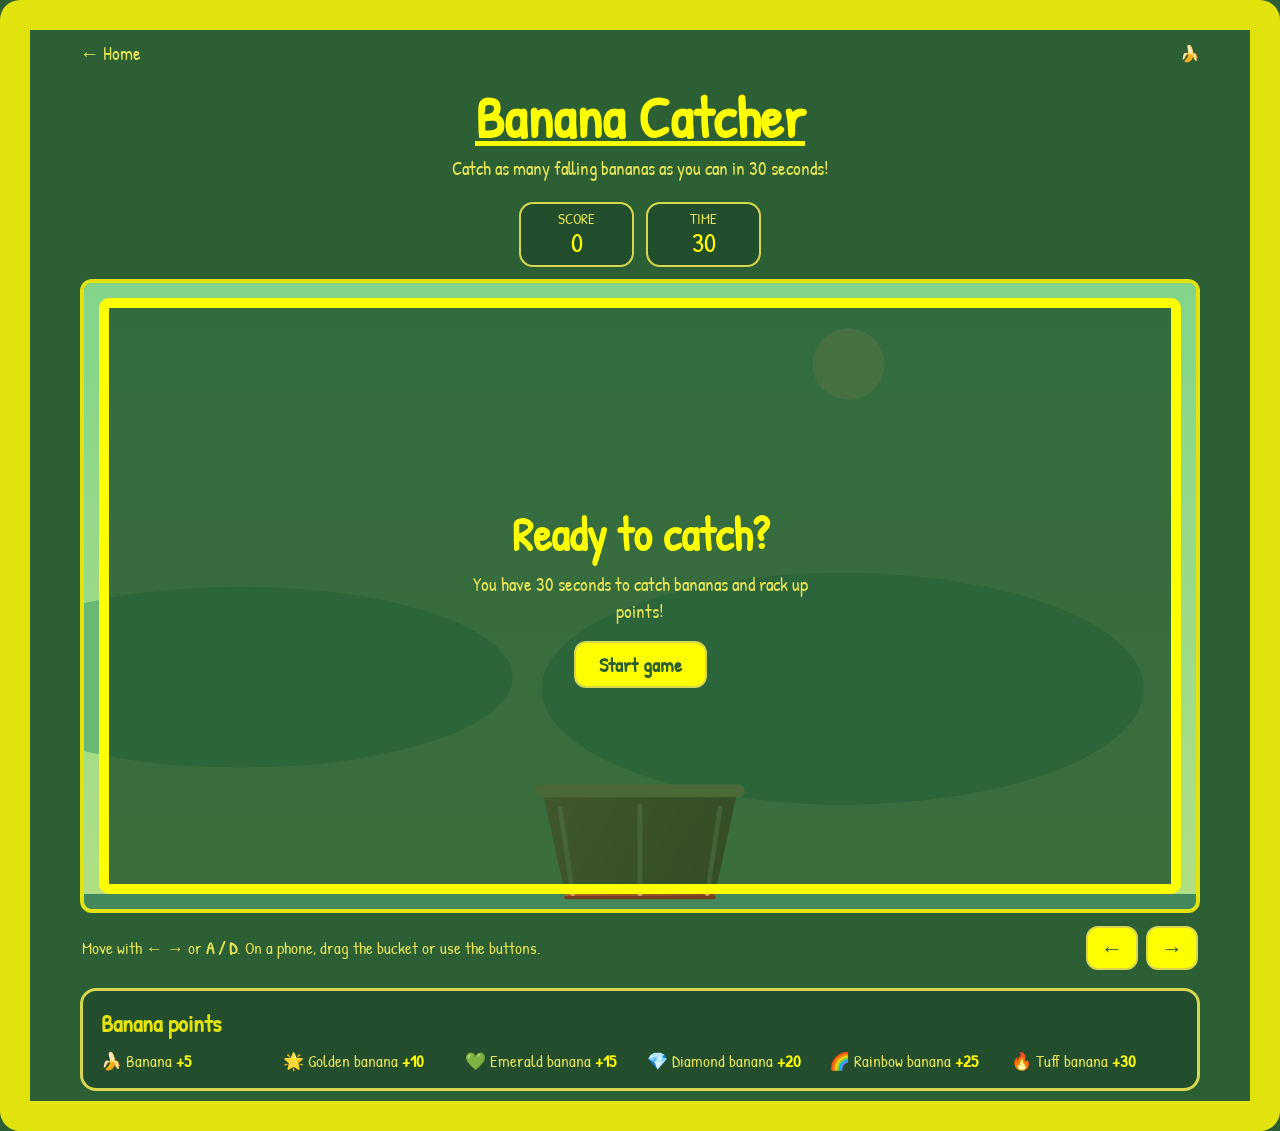
<file: banana_games.html>
<!DOCTYPE html>
<html lang="en">

<head>
    <meta charset="UTF-8">
    <meta name="viewport" content="width=device-width, initial-scale=1.0">
    <title>Banana Catcher - Bananapedia</title>
    <link rel="stylesheet" href="bananas.css">
    <link rel="preconnect" href="https://fonts.googleapis.com">
    <link rel="preconnect" href="https://fonts.gstatic.com" crossorigin>
    <link href="https://fonts.googleapis.com/css2?family=Patrick+Hand&display=swap" rel="stylesheet">
    <style>
        body.game-page {
            min-height: 100vh;
            box-sizing: border-box;
            margin: 0;
            padding: 10px;
            border: 30px solid rgb(226, 226, 12);
            border-radius: 20px;
            background-color: #2C5F34;
            color: rgb(229, 229, 85);
            font-family: "Patrick Hand", cursive;
        }

        .game-page *,
        .game-page *::before,
        .game-page *::after {
            box-sizing: border-box;
        }

        .game-page .topline,
        .game-page .scoreboard,
        .game-page .score-card,
        .game-page .controls,
        .game-page .touch-controls {
            border: 0;
            border-radius: 0;
            padding: 0;
            margin: 0;
        }

        .game-page .game-shell {
            width: min(100%, 1120px);
            margin: 0 auto;
        }

        .game-page .topline {
            display: flex;
            align-items: center;
            justify-content: space-between;
            gap: 16px;
            margin-bottom: 22px;
        }

        .game-page .home-link {
            color: rgb(229, 229, 85);
            font-size: 19px;
            text-decoration: none;
        }

        .game-page .home-link:hover {
            color: yellow;
            text-decoration: underline;
        }

        .game-page h1 {
            margin: 0;
            color: yellow;
            font-size: clamp(36px, 7vw, 58px);
            line-height: 1;
            text-align: center;
            text-decoration: underline;
        }

        .game-page .subtitle {
            width: auto;
            margin: 9px 0 20px;
            color: rgb(229, 229, 85);
            font-size: 19px;
            text-align: center;
        }

        .game-page .scoreboard {
            display: flex;
            justify-content: center;
            flex-wrap: wrap;
            gap: 12px;
            margin: 0 0 12px;
        }

        .game-page .score-card {
            min-width: 115px;
            padding: 7px 18px;
            border: 2px solid rgb(214, 214, 80);
            border-radius: 14px;
            background: #234e2d;
            text-align: center;
        }

        .game-page .score-label {
            display: block;
            color: rgb(229, 229, 85);
            font-size: 15px;
            line-height: 1.1;
        }

        .game-page .score-value {
            display: block;
            color: yellow;
            font-size: 27px;
            line-height: 1.15;
        }

        .game-page .stage {
            position: relative;
            overflow: hidden;
            border: 4px solid rgb(226, 226, 12);
            border-radius: 12px;
            background: #75bf72;
        }

        .game-page canvas {
            display: block;
            width: 100%;
            aspect-ratio: 960 / 540;
            touch-action: none;
        }

        .game-page .overlay {
            position: absolute;
            inset: 0;
            display: grid;
            place-content: center;
            justify-items: center;
            padding: 20px;
            background: rgba(28, 79, 42, .78);
            text-align: center;
        }

        .game-page .overlay[hidden] {
            display: none;
        }

        .game-page .overlay h2 {
            margin: 0 0 6px;
            color: yellow;
            font-size: clamp(30px, 6vw, 46px);
            text-decoration: none;
        }

        .game-page .overlay p {
            width: auto;
            max-width: 380px;
            margin: 0 0 17px;
            color: rgb(229, 229, 85);
            font-size: 19px;
        }

        .game-page button {
            width: auto;
            min-height: 44px;
            height: auto;
            margin: 0;
            padding: 8px 23px;
            border: 2px solid rgb(214, 214, 80);
            border-radius: 12px;
            background: yellow;
            color: #2C5F34;
            font: inherit;
            font-size: 20px;
            font-weight: bold;
            transition: transform .12s, background-color .12s;
        }

        .game-page button:hover {
            width: auto;
            height: auto;
            background: rgb(204, 204, 17);
            transform: translateY(-2px);
            cursor: pointer;
        }

        .game-page button:focus-visible,
        .game-page a:focus-visible {
            outline: 3px solid #fff;
            outline-offset: 3px;
        }

        .game-page .controls {
            display: flex;
            align-items: center;
            justify-content: space-between;
            gap: 12px;
            margin: 13px 2px 18px;
            color: rgb(229, 229, 85);
            font-size: 17px;
        }

        .game-page .touch-controls {
            display: flex;
            gap: 8px;
        }

        .game-page .touch-controls button {
            min-width: 48px;
            padding: 5px 13px;
            font-size: 22px;
        }

        .game-page .legend {
            padding: 16px 18px;
            border: 3px solid rgb(214, 214, 80);
            border-radius: 16px;
            background: #234e2d;
        }

        .game-page .legend h2 {
            margin: 0 0 10px;
            color: rgb(226, 226, 12);
            font-size: 24px;
            text-decoration: none;
        }

        .game-page .banana-list {
            display: grid;
            grid-template-columns: repeat(auto-fit, minmax(135px, 1fr));
            gap: 8px 14px;
            margin: 0;
            padding: 0;
            list-style: none;
        }

        .game-page .banana-list li {
            color: rgb(229, 229, 85);
            font-size: 17px;
        }

        .game-page .banana-list strong {
            color: yellow;
        }

        @media (max-width: 520px) {
            body.game-page {
                padding: 10px;
                border-width: 16px;
            }

            .game-page .topline {
                margin-bottom: 18px;
            }

            .game-page .home-link {
                font-size: 16px;
            }

            .game-page .controls {
                align-items: flex-start;
                font-size: 15px;
            }

            .game-page .touch-controls {
                flex-shrink: 0;
            }
        }
    </style>
</head>

<body class="game-page">
    <main class="game-shell">
        <div class="topline">
            <a class="home-link" href="index.html">&larr; Home</a>
            <span aria-hidden="true">🍌</span>
        </div>
        <h1>Banana Catcher</h1>
        <p class="subtitle">Catch as many falling bananas as you can in 30 seconds!</p>

        <section class="scoreboard" aria-label="Game stats">
            <div class="score-card">
                <span class="score-label">SCORE</span>
                <span class="score-value" id="score" aria-live="polite">0</span>
            </div>
            <div class="score-card">
                <span class="score-label">TIME</span>
                <span class="score-value" id="timer" aria-live="polite">30</span>
            </div>
        </section>

        <section class="stage" aria-label="Banana catching game">
            <canvas id="game-canvas" width="960" height="540" aria-label="Game field. Move the bucket to catch falling bananas."></canvas>
            <div class="overlay" id="overlay">
                <h2 id="overlay-title">Ready to catch?</h2>
                <p id="overlay-message">You have 30 seconds to catch bananas and rack up points!</p>
                <button id="start-button" type="button">Start game</button>
            </div>
        </section>

        <div class="controls">
            <span>Move with <strong>&larr; &rarr;</strong> or <strong>A / D</strong>. On a phone, drag the bucket or use the buttons.</span>
            <div class="touch-controls" aria-label="Touch controls">
                <button id="left-button" type="button" aria-label="Move bucket left">&larr;</button>
                <button id="right-button" type="button" aria-label="Move bucket right">&rarr;</button>
            </div>
        </div>

        <section class="legend" aria-labelledby="banana-values-heading">
            <h2 id="banana-values-heading">Banana points</h2>
            <ul class="banana-list">
                <li>🍌 Banana <strong>+5</strong></li>
                <li>🌟 Golden banana <strong>+10</strong></li>
                <li>💚 Emerald banana <strong>+15</strong></li>
                <li>💎 Diamond banana <strong>+20</strong></li>
                <li>🌈 Rainbow banana <strong>+25</strong></li>
                <li>🔥 Tuff banana <strong>+30</strong></li>
            </ul>
        </section>
    </main>

    <script>
        (() => {
            const canvas = document.getElementById("game-canvas");
            const ctx = canvas.getContext("2d");
            const scoreDisplay = document.getElementById("score");
            const timerDisplay = document.getElementById("timer");
            const overlay = document.getElementById("overlay");
            const overlayTitle = document.getElementById("overlay-title");
            const overlayMessage = document.getElementById("overlay-message");
            const startButton = document.getElementById("start-button");
            const width = 960;
            const height = 540;
            const roundLength = 30;
            const basket = { x: width / 2, y: height - 110, width: 178, height: 100, speed: 560 };
            const bananaTypes = [
                { name: "Banana", points: 5, color: "#ffe45c", highlight: "#fff3a6", outline: "#9b741d", chance: 58 },
                { name: "Golden", points: 10, color: "#ffb719", highlight: "#ffe98a", outline: "#a56708", chance: 13 },
                { name: "Emerald", points: 15, color: "#42d17c", highlight: "#a0ffc1", outline: "#147243", chance: 10 },
                { name: "Diamond", points: 20, color: "#58cbed", highlight: "#d0f8ff", outline: "#28799b", chance: 8 },
                { name: "Rainbow", points: 25, color: "#f16bdb", highlight: "#fff1a1", outline: "#853f9e", chance: 7 },
                { name: "Tuff", points: 30, color: "#ff684f", highlight: "#ffc27d", outline: "#8a2929", chance: 4 }
            ];
            let bananas = [];
            let caughtTypes = [];
            let score = 0;
            let state = "ready";
            let lastTime = 0;
            let spawnTimer = 0;
            let elapsed = 0;
            let moveDirection = 0;
            let pointerIsDown = false;

            function resizeCanvas() {
                const rect = canvas.getBoundingClientRect();
                const pixelRatio = window.devicePixelRatio || 1;
                canvas.width = Math.round(rect.width * pixelRatio);
                canvas.height = Math.round(rect.height * pixelRatio);
                ctx.setTransform(canvas.width / width, 0, 0, canvas.height / height, 0, 0);
                draw();
            }

            function chooseBananaType() {
                const roll = Math.random() * 100;
                let total = 0;
                for (const type of bananaTypes) {
                    total += type.chance;
                    if (roll < total) return type;
                }
                return bananaTypes[0];
            }

            function spawnBanana() {
                const type = chooseBananaType();
                bananas.push({
                    x: 38 + Math.random() * (width - 76),
                    y: -38,
                    speed: 125 + Math.random() * 35 + Math.min(elapsed * 2.2, 145),
                    type,
                    wobble: Math.random() * Math.PI * 2
                });
            }

            function setScore(value) {
                score = value;
                scoreDisplay.textContent = score;
            }

            function startGame() {
                bananas = [];
                caughtTypes = [];
                elapsed = 0;
                spawnTimer = 0;
                moveDirection = 0;
                basket.x = width / 2;
                setScore(0);
                timerDisplay.textContent = roundLength;
                state = "playing";
                overlay.hidden = true;
                lastTime = performance.now();
            }

            function endGame() {
                state = "over";
                overlayTitle.textContent = "Time's up!";
                overlayMessage.textContent = `You scored ${score} points. Ready to try for a new high score?`;
                startButton.textContent = "Play again";
                overlay.hidden = false;
            }

            function moveBasketTo(clientX) {
                const rect = canvas.getBoundingClientRect();
                basket.x = Math.max(basket.width / 2, Math.min(width - basket.width / 2,
                    ((clientX - rect.left) / rect.width) * width));
            }

            function drawBackground() {
                const sky = ctx.createLinearGradient(0, 0, 0, height);
                sky.addColorStop(0, "#83d48a");
                sky.addColorStop(1, "#b2df83");
                ctx.fillStyle = sky;
                ctx.fillRect(0, 0, width, height);

                ctx.fillStyle = "rgba(255, 244, 154, .7)";
                ctx.beginPath();
                ctx.arc(660, 70, 31, 0, Math.PI * 2);
                ctx.fill();

                ctx.fillStyle = "#69b873";
                ctx.beginPath();
                ctx.ellipse(135, 340, 235, 78, 0, 0, Math.PI * 2);
                ctx.ellipse(655, 350, 260, 100, 0, 0, Math.PI * 2);
                ctx.fill();

                ctx.fillStyle = "#43885a";
                ctx.fillRect(0, height - 13, width, 13);
            }

            function drawFruit(type, x, y, scale, rotation) {
                ctx.save();
                ctx.translate(x, y);
                ctx.rotate(rotation || 0);
                ctx.scale(scale, scale);
                ctx.shadowColor = type.color;
                ctx.shadowBlur = type.name === "Banana" ? 0 : 17;
                const skin = ctx.createLinearGradient(-24, -23, 22, 24);
                skin.addColorStop(0, type.name === "Rainbow" ? "#ff638e" : type.color);
                skin.addColorStop(.55, type.name === "Rainbow" ? "#ffe767" : type.highlight);
                skin.addColorStop(1, type.name === "Rainbow" ? "#7f8fff" : type.color);
                ctx.fillStyle = skin;
                ctx.strokeStyle = type.outline;
                ctx.lineWidth = 2.5;
                ctx.lineJoin = "round";
                ctx.beginPath();
                ctx.moveTo(-14, -23);
                ctx.lineTo(-7, -28);
                ctx.quadraticCurveTo(-10, -15, -22, -6);
                ctx.quadraticCurveTo(-29, 8, -18, 19);
                ctx.quadraticCurveTo(-4, 31, 14, 22);
                ctx.quadraticCurveTo(23, 17, 27, 7);
                ctx.lineTo(21, 8);
                ctx.quadraticCurveTo(12, 19, 2, 16);
                ctx.quadraticCurveTo(-11, 14, -13, 5);
                ctx.quadraticCurveTo(-15, -4, -5, -12);
                ctx.quadraticCurveTo(6, -21, 18, -21);
                ctx.lineTo(14, -27);
                ctx.quadraticCurveTo(0, -29, -14, -23);
                ctx.closePath();
                ctx.fill();
                ctx.stroke();
                ctx.shadowBlur = 0;

                ctx.strokeStyle = "rgba(255,255,255,.55)";
                ctx.lineWidth = 2;
                ctx.beginPath();
                ctx.moveTo(-17, -4);
                ctx.quadraticCurveTo(-18, 8, -8, 15);
                ctx.stroke();

                if (type.name === "Diamond" || type.name === "Emerald") {
                    ctx.fillStyle = "rgba(255,255,255,.66)";
                    ctx.beginPath();
                    ctx.moveTo(2, -7);
                    ctx.lineTo(12, -3);
                    ctx.lineTo(7, 7);
                    ctx.closePath();
                    ctx.fill();
                    ctx.fillStyle = "rgba(0,0,0,.14)";
                    ctx.beginPath();
                    ctx.moveTo(12, -3);
                    ctx.lineTo(19, 0);
                    ctx.lineTo(7, 7);
                    ctx.closePath();
                    ctx.fill();
                } else if (type.name === "Tuff") {
                    ctx.fillStyle = type.outline;
                    for (let spike = 0; spike < 3; spike++) {
                        const spikeX = -8 + spike * 12;
                        ctx.beginPath();
                        ctx.moveTo(spikeX - 4, -19 + spike * 2);
                        ctx.lineTo(spikeX, -29 + spike * 2);
                        ctx.lineTo(spikeX + 4, -18 + spike * 2);
                        ctx.fill();
                    }
                } else if (type.name === "Golden" || type.name === "Rainbow") {
                    ctx.fillStyle = "#fff8c4";
                    ctx.beginPath();
                    ctx.arc(5, -13, 2, 0, Math.PI * 2);
                    ctx.arc(15, 2, 1.7, 0, Math.PI * 2);
                    ctx.fill();
                }

                ctx.fillStyle = "#70421f";
                ctx.beginPath();
                ctx.roundRect(-17, -27, 9, 6, 2);
                ctx.fill();
                ctx.restore();
            }

            function drawBanana(banana) {
                const { type, x, y } = banana;
                const scale = banana.caught ? Math.max(.25, 1 - banana.catchTime * 2.5) : 1;
                const wobble = Math.sin(elapsed * 5 + banana.wobble) * .12;
                drawFruit(type, x, y, scale, wobble);
                if (!banana.caught && type.name !== "Banana") {
                    ctx.font = "bold 14px 'Patrick Hand', sans-serif";
                    ctx.textAlign = "center";
                    ctx.textBaseline = "middle";
                    const labelWidth = type.name.length * 8 + 14;
                    ctx.fillStyle = "rgba(35, 78, 45, .92)";
                    ctx.beginPath();
                    ctx.roundRect(x - labelWidth / 2, y + 31, labelWidth, 19, 8);
                    ctx.fill();
                    ctx.fillStyle = type.highlight;
                    ctx.fillText(type.name, x, y + 40);
                }
            }

            function drawBasketBody() {
                const x = basket.x;
                const y = basket.y;
                const left = x - basket.width / 2;
                const right = x + basket.width / 2;
                const body = ctx.createLinearGradient(left, y, right, y + basket.height);
                body.addColorStop(0, "#c77b32");
                body.addColorStop(.5, "#a95d26");
                body.addColorStop(1, "#80421f");

                ctx.fillStyle = body;
                ctx.beginPath();
                ctx.moveTo(left + 5, y + 9);
                ctx.lineTo(right - 5, y + 9);
                ctx.lineTo(right - 25, y + basket.height);
                ctx.lineTo(left + 25, y + basket.height);
                ctx.closePath();
                ctx.fill();
            }

            function drawBasketContents() {
                const columns = 4;
                const spacing = 34;
                caughtTypes.slice(-12).forEach((type, index) => {
                    const row = Math.floor(index / columns);
                    const column = index % columns;
                    const x = basket.x + (column - 1.5) * spacing;
                    const y = basket.y + basket.height - 19 - row * 22;
                    drawFruit(type, x, y, .48, 0);
                });
            }

            function drawBasketDetails() {
                const x = basket.x;
                const y = basket.y;
                const left = x - basket.width / 2;
                const right = x + basket.width / 2;
                ctx.strokeStyle = "#f3ca69";
                ctx.lineWidth = 11;
                ctx.lineCap = "round";
                ctx.beginPath();
                ctx.moveTo(left + 4, y + 8);
                ctx.lineTo(right - 4, y + 8);
                ctx.stroke();

                ctx.strokeStyle = "rgba(255, 224, 153, .62)";
                ctx.lineWidth = 4;
                ctx.beginPath();
                ctx.moveTo(left + 20, y + 23);
                ctx.lineTo(left + 31, y + basket.height - 3);
                ctx.moveTo(x, y + 21);
                ctx.lineTo(x, y + basket.height - 2);
                ctx.moveTo(right - 20, y + 23);
                ctx.lineTo(right - 31, y + basket.height - 3);
                ctx.stroke();

                ctx.strokeStyle = "#74411f";
                ctx.lineWidth = 3;
                ctx.beginPath();
                ctx.moveTo(left + 25, y + basket.height);
                ctx.lineTo(right - 25, y + basket.height);
                ctx.stroke();
            }

            function draw() {
                if (!ctx) return;
                ctx.clearRect(0, 0, width, height);
                drawBackground();
                drawBasketBody();
                drawBasketContents();
                bananas.forEach(drawBanana);
                drawBasketDetails();
            }

            function update(delta) {
                if (state !== "playing") return;
                elapsed += delta;
                const timeLeft = Math.max(0, roundLength - Math.floor(elapsed));
                timerDisplay.textContent = timeLeft;
                if (elapsed >= roundLength) {
                    endGame();
                    return;
                }

                basket.x += moveDirection * basket.speed * delta;
                basket.x = Math.max(basket.width / 2, Math.min(width - basket.width / 2, basket.x));

                spawnTimer += delta;
                const spawnInterval = Math.max(.38, .92 - elapsed * .008);
                while (spawnTimer >= spawnInterval) {
                    spawnTimer -= spawnInterval;
                    spawnBanana();
                }

                for (let index = bananas.length - 1; index >= 0; index--) {
                    const banana = bananas[index];
                    if (banana.caught) {
                        banana.y += 205 * delta;
                        banana.catchTime += delta;
                        if (banana.catchTime >= .4) {
                            caughtTypes.push(banana.type);
                            bananas.splice(index, 1);
                        }
                        continue;
                    }

                    banana.y += banana.speed * delta;

                    const basketTop = basket.y + 10;
                    if (banana.y + 27 >= basketTop && banana.y <= basket.y + basket.height
                        && Math.abs(banana.x - basket.x) < basket.width * .42) {
                        setScore(score + banana.type.points);
                        banana.caught = true;
                        banana.catchTime = 0;
                    } else if (banana.y > height + 40) {
                        bananas.splice(index, 1);
                    }
                }
            }

            function frame(timestamp) {
                const delta = Math.min((timestamp - lastTime) / 1000, .05);
                lastTime = timestamp;
                update(delta);
                draw();
                requestAnimationFrame(frame);
            }

            startButton.addEventListener("click", startGame);
            canvas.addEventListener("pointerdown", event => {
                pointerIsDown = true;
                canvas.setPointerCapture(event.pointerId);
                moveBasketTo(event.clientX);
            });
            canvas.addEventListener("pointermove", event => {
                if (pointerIsDown) moveBasketTo(event.clientX);
            });
            canvas.addEventListener("pointerup", () => { pointerIsDown = false; });
            canvas.addEventListener("pointercancel", () => { pointerIsDown = false; });

            document.addEventListener("keydown", event => {
                if (event.key === "ArrowLeft" || event.key.toLowerCase() === "a") {
                    moveDirection = -1;
                    if (event.key.startsWith("Arrow")) event.preventDefault();
                } else if (event.key === "ArrowRight" || event.key.toLowerCase() === "d") {
                    moveDirection = 1;
                    if (event.key.startsWith("Arrow")) event.preventDefault();
                }
            });
            document.addEventListener("keyup", event => {
                if ((event.key === "ArrowLeft" || event.key.toLowerCase() === "a") && moveDirection < 0) {
                    moveDirection = 0;
                } else if ((event.key === "ArrowRight" || event.key.toLowerCase() === "d") && moveDirection > 0) {
                    moveDirection = 0;
                }
            });

            function pressDirection(direction) {
                moveDirection = direction;
            }

            document.getElementById("left-button").addEventListener("pointerdown", event => {
                event.preventDefault();
                pressDirection(-1);
            });
            document.getElementById("right-button").addEventListener("pointerdown", event => {
                event.preventDefault();
                pressDirection(1);
            });
            document.addEventListener("pointerup", () => { moveDirection = 0; });
            document.addEventListener("pointercancel", () => { moveDirection = 0; });

            window.addEventListener("resize", resizeCanvas);
            resizeCanvas();
            requestAnimationFrame(frame);
        })();
    </script>
</body>

</html>
</file>
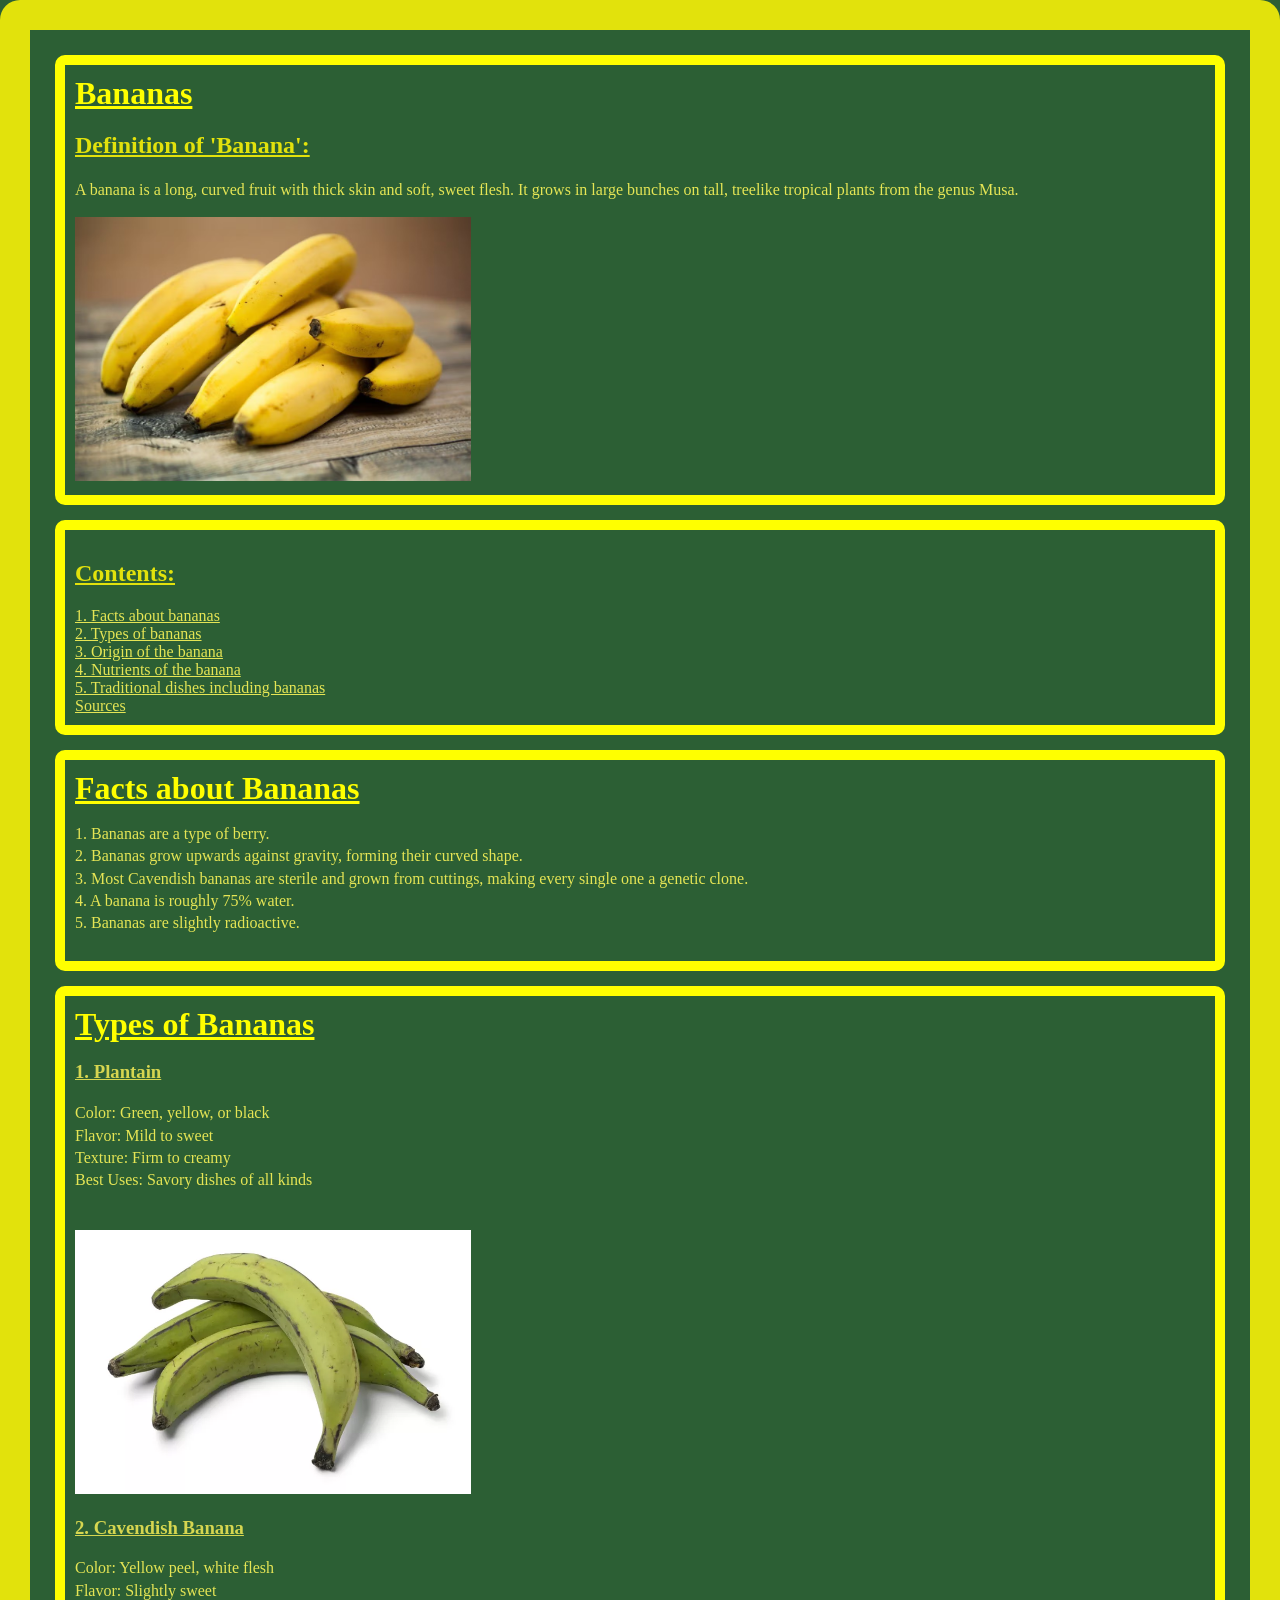
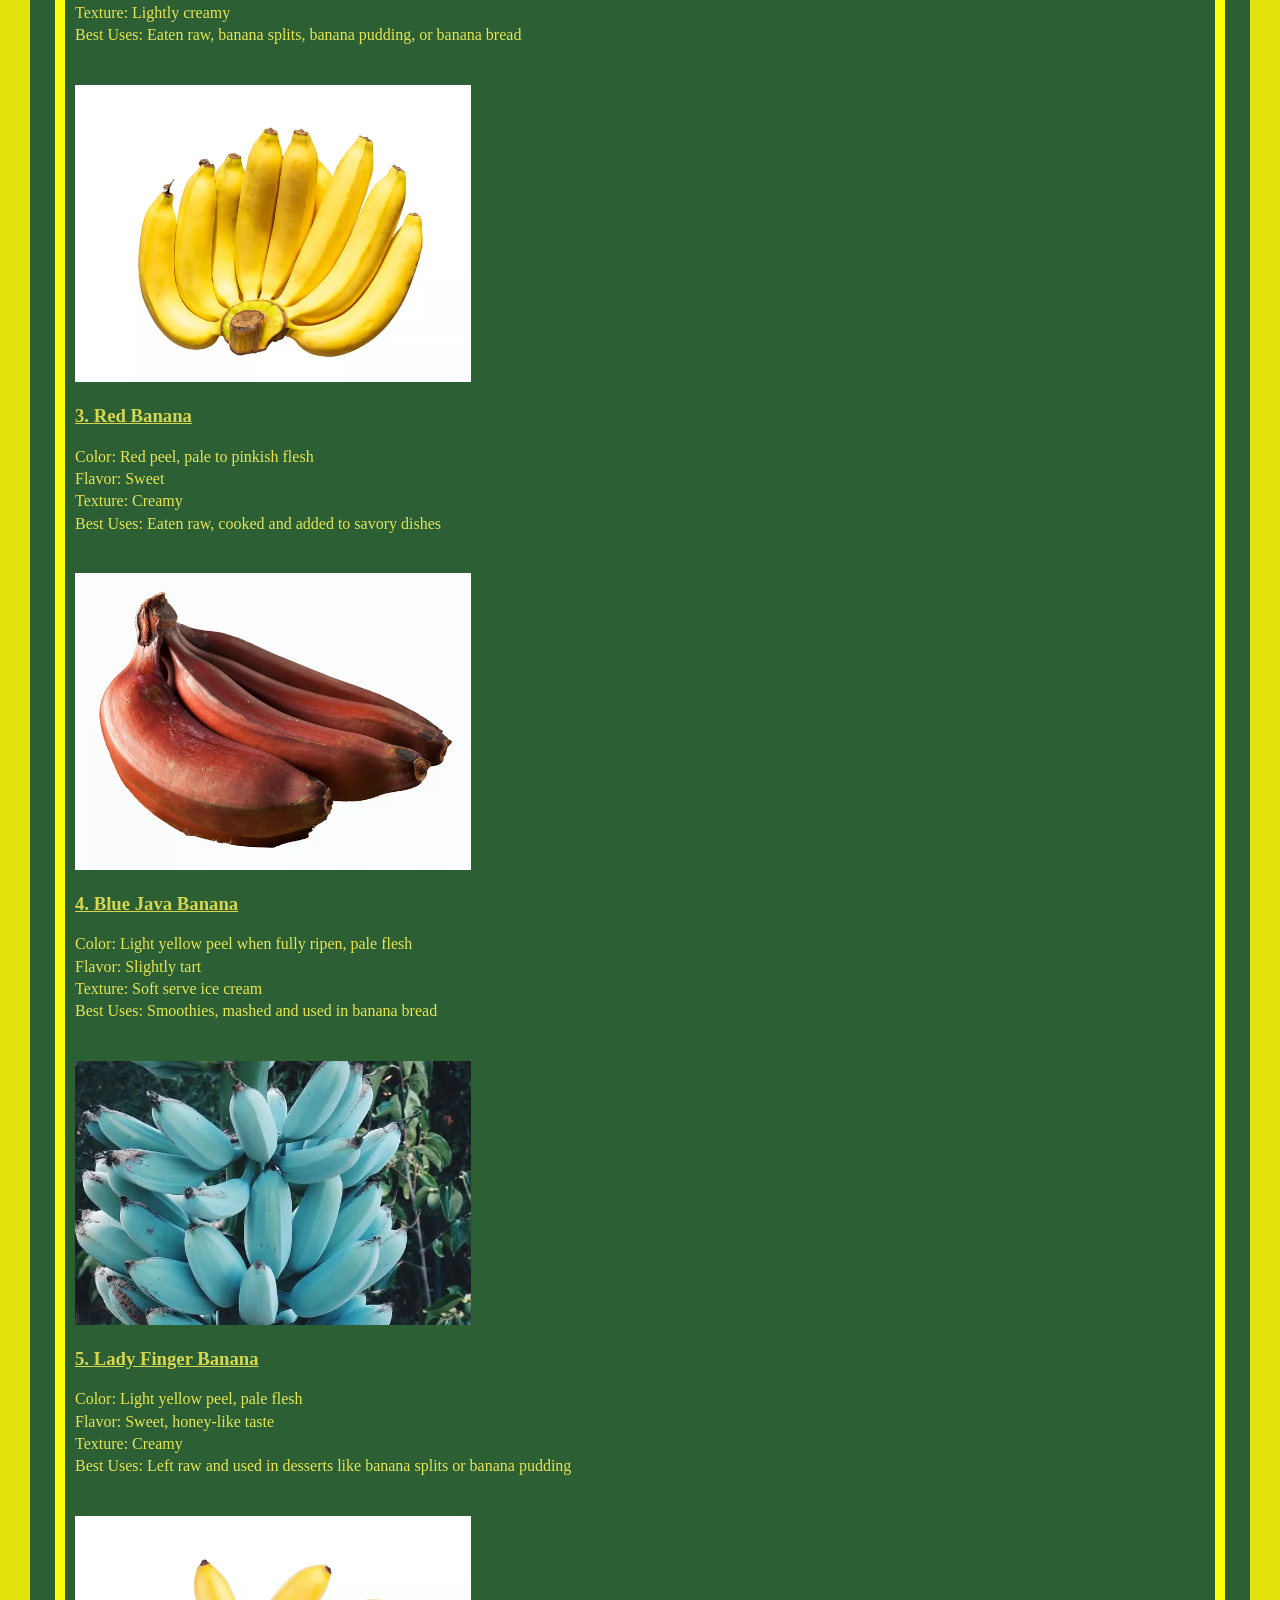
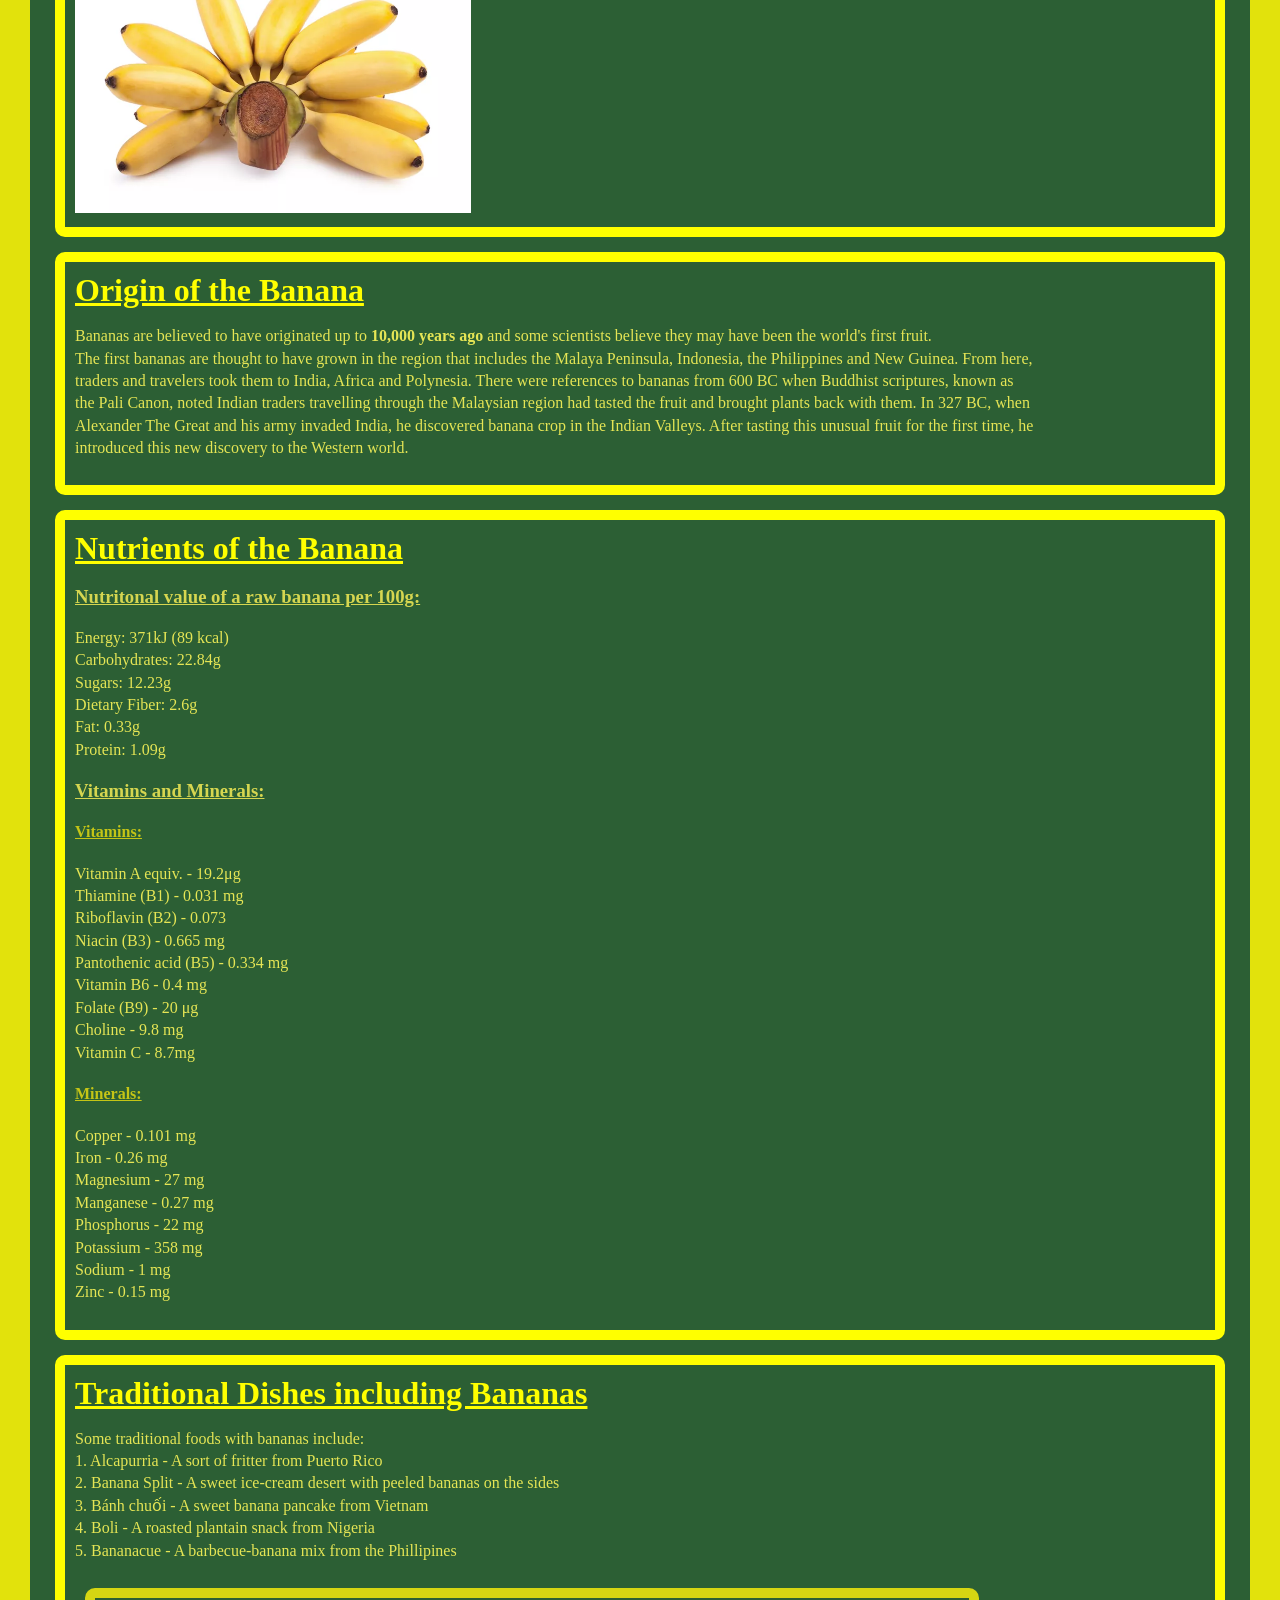
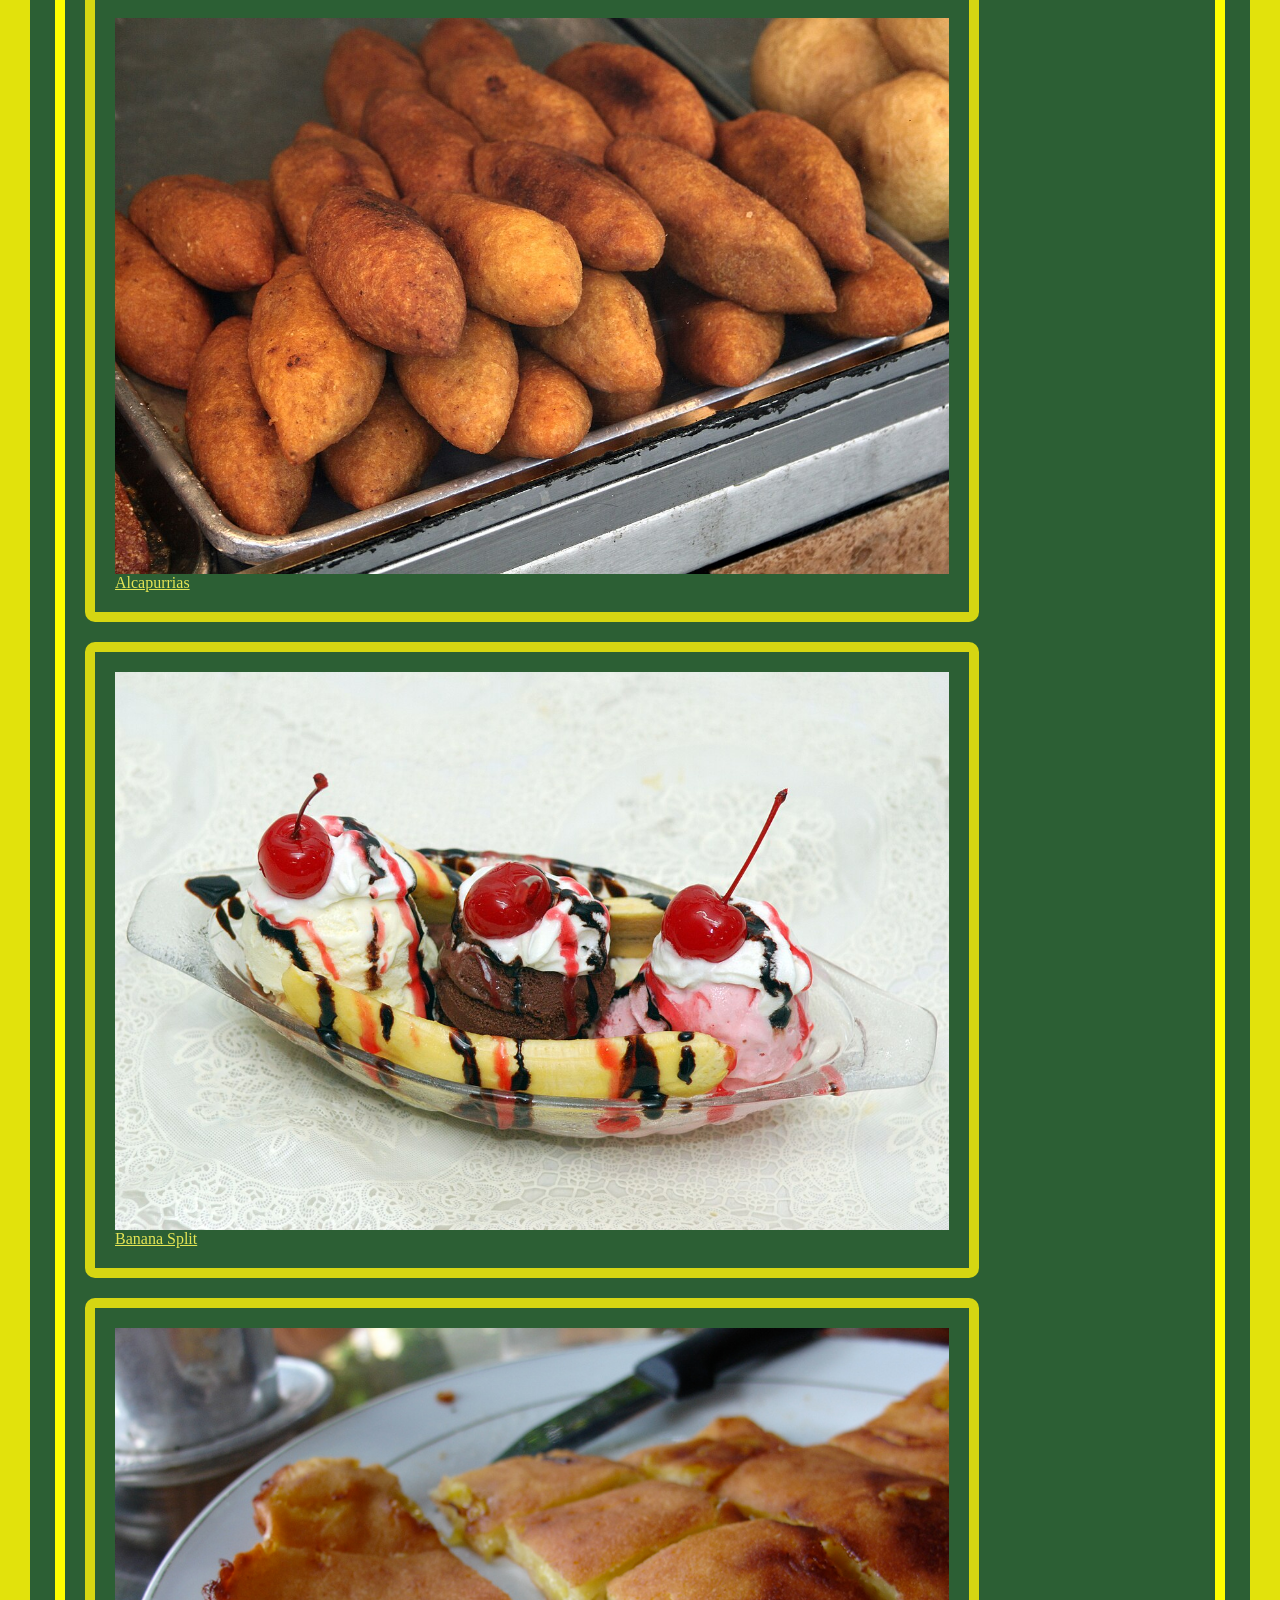
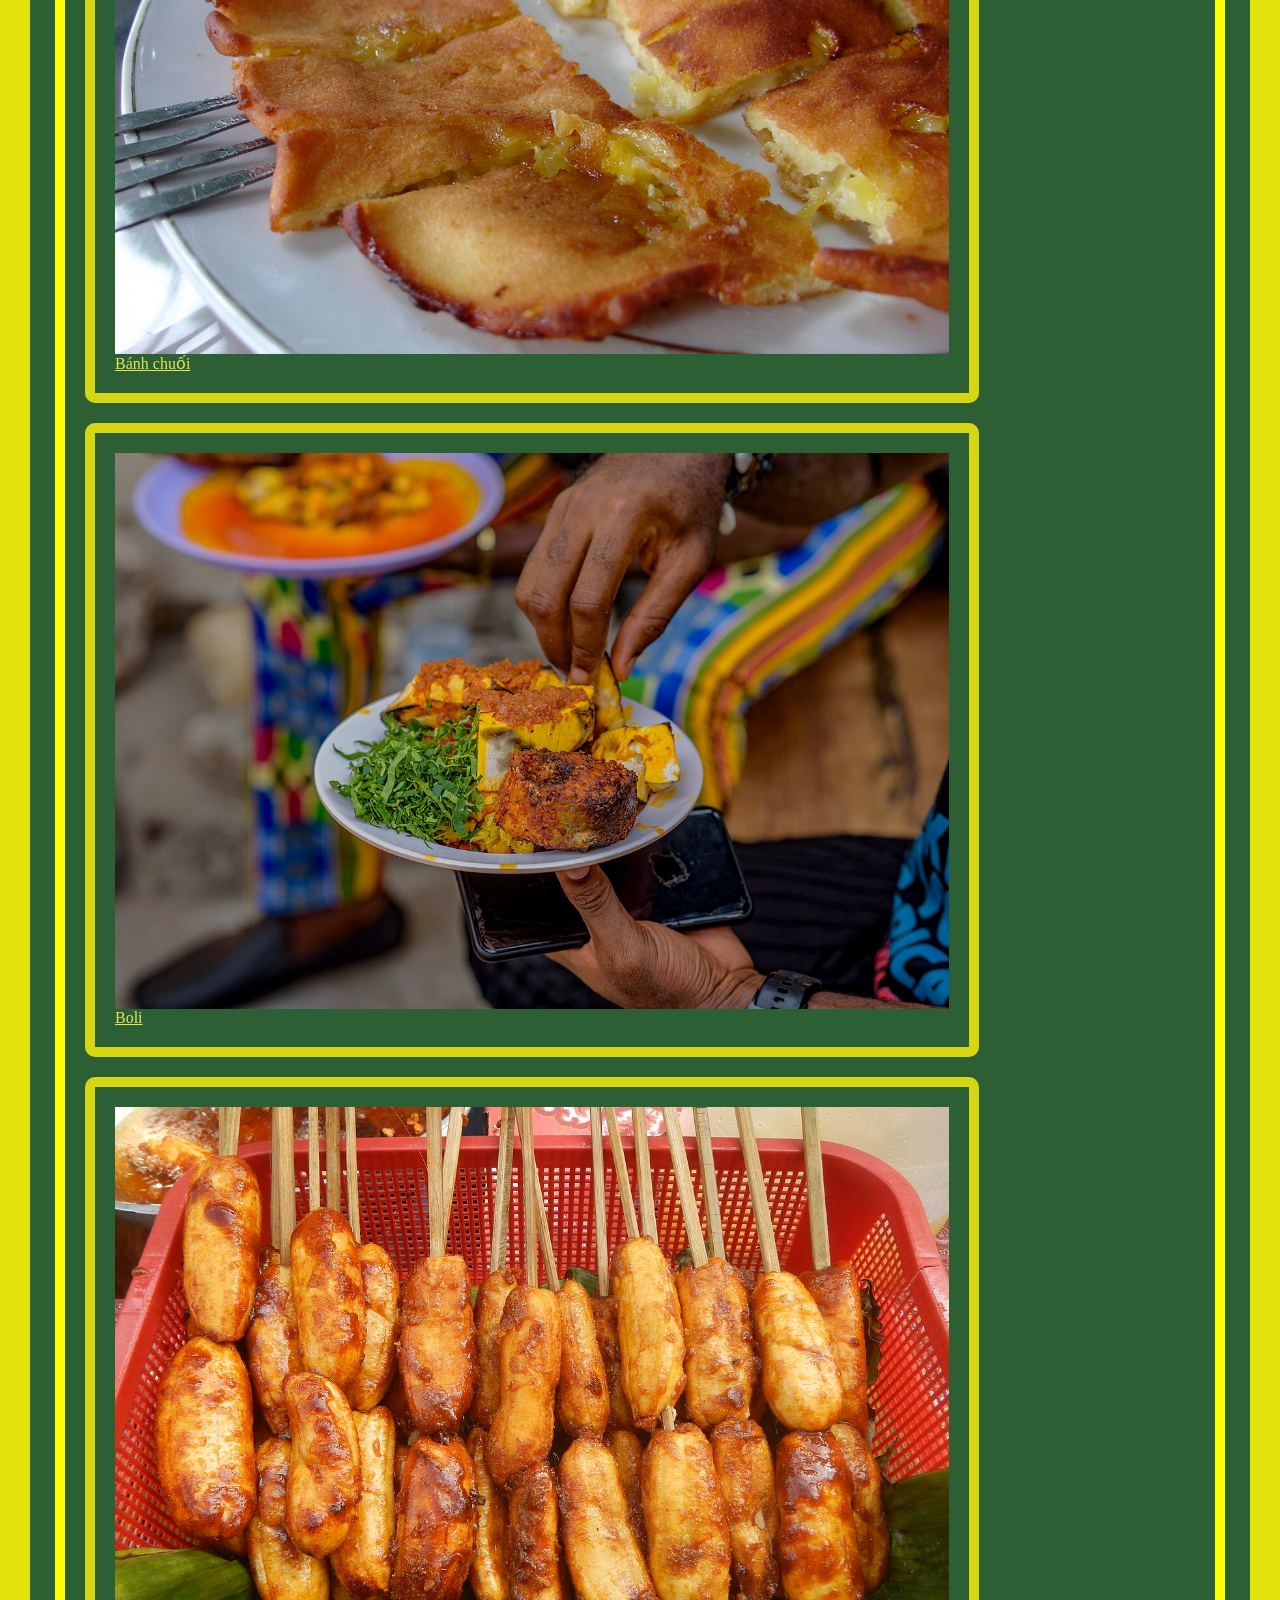
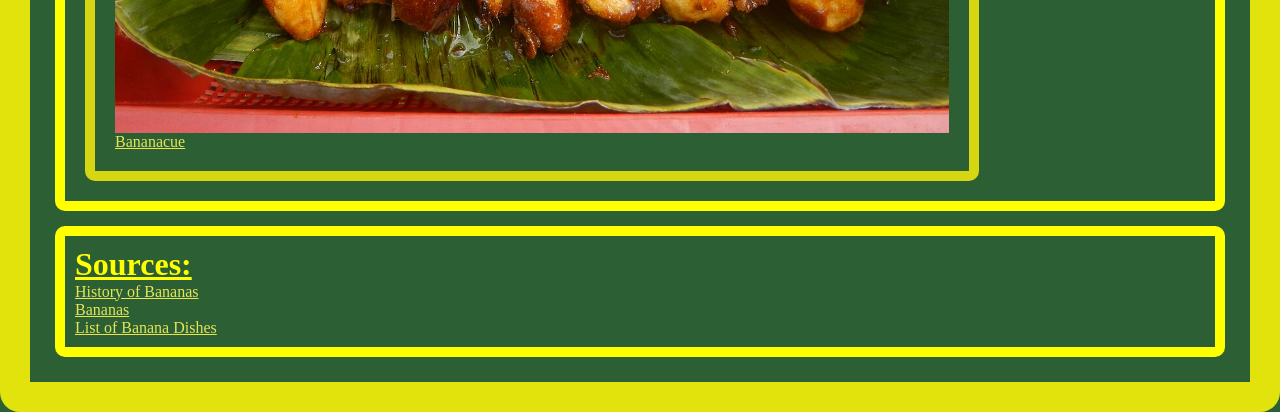
<file: Bananas.html>
<!DOCTYPE html>
<html lang="en">
<head>
    <link rel="stylesheet" href="bananas.css">
    <meta charset="UTF-8">
    <meta name="viewport" content="width=device-width, initial-scale=1.0">
    <title>Bananas</title>
</head>
<body>
    <div>
    <h1>Bananas</h1>

    <h2>Definition of 'Banana': </h2>
    <p>A banana is a long, curved fruit with thick skin and soft, sweet flesh. 
        It grows in large bunches on tall, treelike tropical plants from the genus Musa.</p>

    <img src="assets/bananas.avif" alt="Bananas" width="30%">
    </div>
    <div>
    <h2>Contents: </h2>
    <a href="#Facts">1. Facts about bananas</a> <br>
    <a href="#Types">2. Types of bananas</a> <br>
    <a href="#Origin">3. Origin of the banana</a> <br>
    <a href="#Nutrients">4. Nutrients of the banana</a> <br>
    <a href="#Dishes">5. Traditional dishes including bananas</a> <br>
    <a href="#Sources">Sources</a> <br>
    </div>
    <div>
    <h1 id="Facts">Facts about Bananas</h1>

    <p>1. Bananas are a type of berry. <br> 
        2. Bananas grow upwards against gravity, forming their curved shape. <br>
        3. Most Cavendish bananas are sterile and grown from cuttings, making every single one a genetic clone. <br> 
        4. A banana is roughly 75% water. <br> 
        5. Bananas are slightly radioactive.</p>
    </div>
    <div>
    <h1 id="Types">Types of Bananas</h1>
    <h3>1. Plantain</h3>
    <p>
    Color: Green, yellow, or black <br>
    Flavor: Mild to sweet <br>
    Texture: Firm to creamy <br>
    Best Uses: Savory dishes of all kinds <br> <br>
    </p>
    <img src="assets/plantain.webp" alt="Plantain Banana" width="30%">
    
    <h3>2. Cavendish Banana</h3>
    <p>
    Color: Yellow peel, white flesh <br>
    Flavor: Slightly sweet <br>
    Texture: Lightly creamy <br>
    Best Uses: Eaten raw, banana splits, banana pudding, or banana bread <br> <br></p>
    <img src="assets/cavendish.webp" alt="Cavendish Banana" width="30%">

    <h3>3. Red Banana</h3>
    <p>
    Color: Red peel, pale to pinkish flesh <br>
    Flavor: Sweet <br>
    Texture: Creamy <br>
    Best Uses: Eaten raw, cooked and added to savory dishes <br> <br></p>
    <img src="assets/red-banana.webp" alt="Red Banana" width="30%">

    <h3>4. Blue Java Banana</h3>
    <p>
    Color: Light yellow peel when fully ripen, pale flesh <br>
    Flavor: Slightly tart <br>
    Texture: Soft serve ice cream <br>
    Best Uses: Smoothies, mashed and used in banana bread <br> <br></p>
    <img src="assets/blue-java.webp" alt="Blue Java Banana" width="30%">

    <h3>5. Lady Finger Banana</h3>
    <p>
    Color: Light yellow peel, pale flesh <br>
    Flavor: Sweet, honey-like taste <br>
    Texture: Creamy <br>
    Best Uses: Left raw and used in desserts like banana splits or banana pudding <br> <br></p>
    <img src="assets/lady-finger.webp" alt="Lady Finger Banana" width="30%">
    </div>
    <div>
    <h1 id="Origin">Origin of the Banana</h1>
    <p>Bananas are believed to have originated up to <strong>10,000 years ago</strong> 
        and some scientists believe they may have been the world's first fruit. 
        <br>
        The first bananas are thought to have grown in the region that includes the 
        Malaya Peninsula, Indonesia, the Philippines and New Guinea. From here, traders and 
        travelers took them to India, Africa and Polynesia. There were references to bananas 
        from 600 BC when Buddhist scriptures, known as the Pali Canon, noted Indian traders travelling 
        through the Malaysian region had tasted the fruit and brought plants back with them. In 327 BC, when 
        Alexander The Great and his army invaded India, he discovered banana crop in the Indian Valleys. 
        After tasting this unusual fruit for the first time, he introduced this new discovery to the Western world.
        <br>
        </p>
    </div>
    <div>
    <h1 id="Nutrients">Nutrients of the Banana</h1>
    <h3>Nutritonal value of a raw banana per 100g:</h3>
    <p>Energy: 371kJ (89 kcal) <br>
        Carbohydrates: 22.84g <br>
        Sugars: 12.23g <br>
        Dietary Fiber: 2.6g <br>
        Fat: 0.33g <br>
        Protein: 1.09g </p>
    <h3>Vitamins and Minerals:</h3>
    <h4>Vitamins:</h4>
    <p>Vitamin A equiv. - 19.2μg <br>
        Thiamine (B1) - 0.031 mg <br>
        Riboflavin (B2)	- 0.073  <br>
        Niacin (B3)	- 0.665 mg <br>
        Pantothenic acid (B5) - 0.334 mg <br>
        Vitamin B6 - 0.4 mg <br>
        Folate (B9) - 20 μg <br>
        Choline	- 9.8 mg <br>
        Vitamin C - 8.7mg <br></p>
    <h4>Minerals:</h4>
    <p>Copper - 0.101 mg <br>
        Iron - 0.26 mg <br>
        Magnesium - 27 mg <br>
        Manganese - 0.27 mg <br>
        Phosphorus - 22 mg <br>
        Potassium - 358 mg <br>
        Sodium - 1 mg <br>
        Zinc - 0.15 mg <br></p>
    </div>
    <div>
    <h1 id="Dishes">Traditional Dishes including Bananas</h1>
    <p>Some traditional foods with bananas include: <br>
        1. Alcapurria - A sort of fritter from Puerto Rico <br>
        2. Banana Split - A sweet ice-cream desert with peeled bananas on the sides <br>
        3. Bánh chuối - A sweet banana pancake from Vietnam <br>
        4. Boli - A roasted plantain snack from Nigeria <br>
        5. Bananacue - A barbecue-banana mix from the Phillipines</p>
    <figure>
        <img src="assets/Alcapurrias-many.jpg" alt="Alcapurrias">
        <figcaption>Alcapurrias</figcaption>
    </figure>
    <figure>
        <img src="assets/Banana_split_1.jpg" alt="Banana Split">
        <figcaption>Banana Split</figcaption>
    </figure>
    <figure>
        <img src="assets/banana_pancake.jpg" alt="Bánh chuối">
        <figcaption>Bánh chuối</figcaption>
    </figure>
    <figure>
        <img src="assets/boli.jpg" alt="Boli">
        <figcaption>Boli</figcaption>
    </figure>
    <figure>
        <img src="assets/bananacue.jpg" alt="Bananacue">
        <figcaption>Bananacue</figcaption>
    </figure>
    </div>
    <div>
    <h1 id="Sources">Sources: </h1>
    <a href="https://abgc.org.au/our-industry-old/history-of-bananas/">History of Bananas</a>
    <br>
    <a href="https://en.wikipedia.org/wiki/Banana">Bananas</a>
    <br>
    <a href="https://en.wikipedia.org/wiki/List_of_banana_dishes">List of Banana Dishes</a>
    </div>
</body>
</html>
</file>
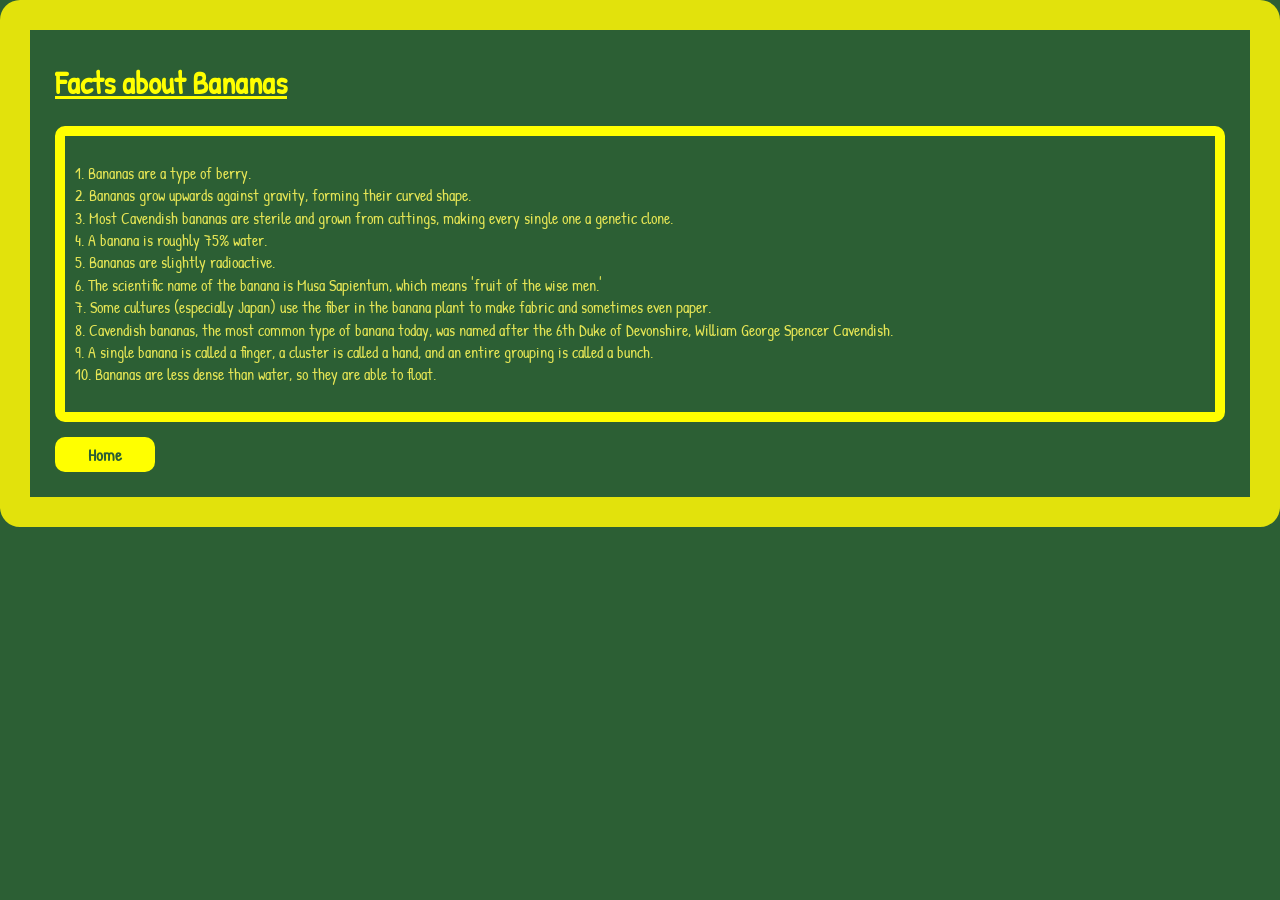
<file: facts.html>
<!DOCTYPE html>
<html lang="en">

<head>
    <link rel="stylesheet" href="bananas.css">
    <meta charset="UTF-8">
    <meta name="viewport" content="width=device-width, initial-scale=1.0">
    <title>Facts about Bananas</title>
    <link rel="preconnect" href="https://fonts.googleapis.com">
    <link rel="preconnect" href="https://fonts.gstatic.com" crossorigin>
    <link href="https://fonts.googleapis.com/css2?family=Patrick+Hand&display=swap" rel="stylesheet">
</head>

<body>

    <h1 id="Facts">Facts about Bananas</h1>
    <div>
        <p>1. Bananas are a type of berry. <br>
            2. Bananas grow upwards against gravity, forming their curved shape. <br>
            3. Most Cavendish bananas are sterile and grown from cuttings, making every single one a genetic clone. <br>
            4. A banana is roughly 75% water. <br>
            5. Bananas are slightly radioactive. <br>
            6. The scientific name of the banana is Musa Sapientum, which means 'fruit of the wise men.' <br> 
            7. Some cultures (especially Japan) use the fiber in the banana plant to make fabric and sometimes even paper. <br>
            8. Cavendish bananas, the most common type of banana today, was named after the 6th Duke of Devonshire, William George Spencer Cavendish. <br> 
            9. A single banana is called a finger, a cluster is called a hand, and an entire grouping is called a bunch. <br>
            10. Bananas are less dense than water, so they are able to float.</p>
    </div>

    <button type="button" onclick="window.location.href='index.html'">Home</button>
</body>

</html>
</file>
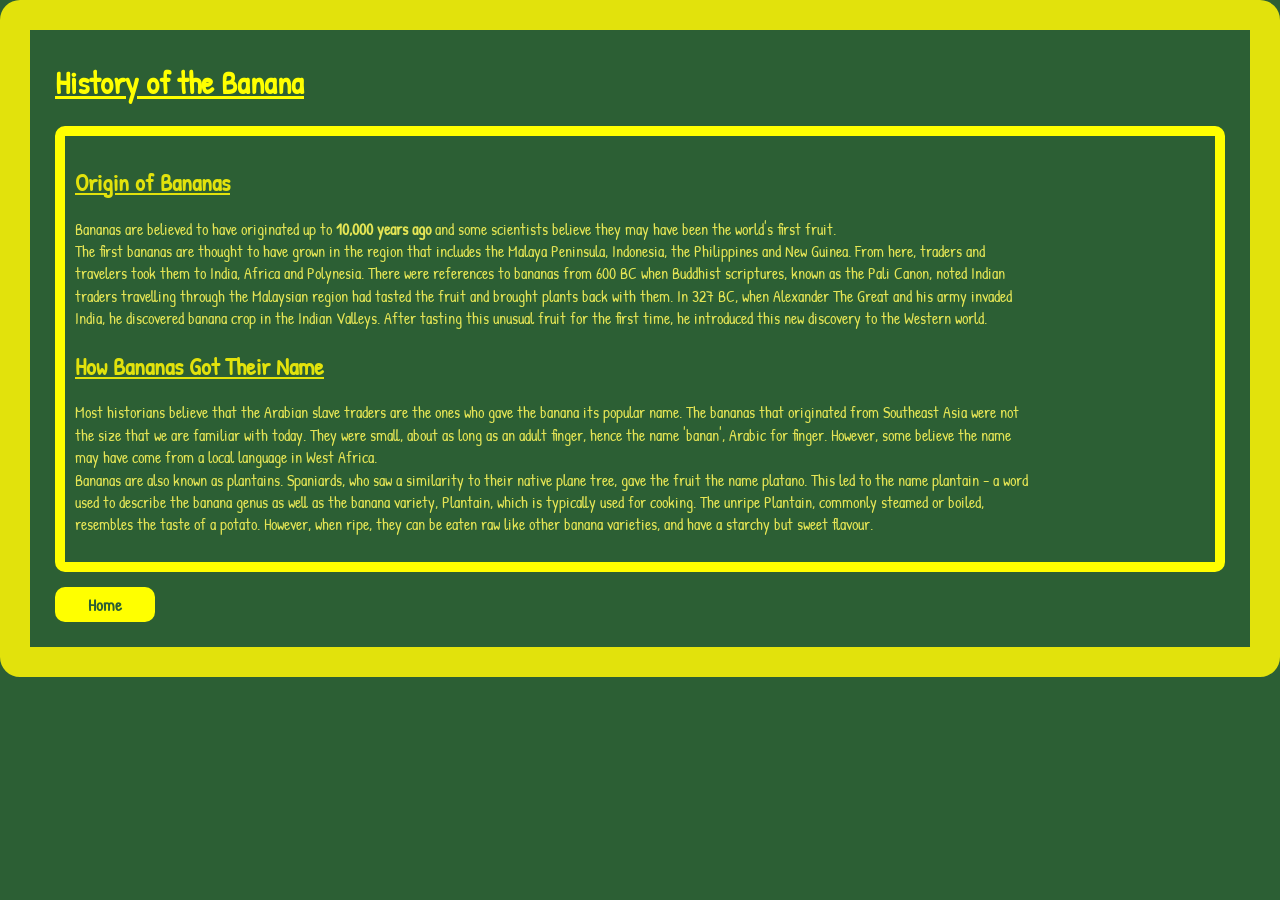
<file: history.html>
<!DOCTYPE html>
<html lang="en">

<head>
    <link rel="stylesheet" href="bananas.css">
    <meta charset="UTF-8">
    <meta name="viewport" content="width=device-width, initial-scale=1.0">
    <title>History of Bananas</title>
    <link rel="preconnect" href="https://fonts.googleapis.com">
    <link rel="preconnect" href="https://fonts.gstatic.com" crossorigin>
    <link href="https://fonts.googleapis.com/css2?family=Patrick+Hand&display=swap" rel="stylesheet">
</head>

<body>

    <h1 id="Origin">History of the Banana</h1>
    <div>
        <h2> Origin of Bananas </h2>
        <p>Bananas are believed to have originated up to <strong>10,000 years ago</strong>
            and some scientists believe they may have been the world's first fruit.
            <br>
            The first bananas are thought to have grown in the region that includes the
            Malaya Peninsula, Indonesia, the Philippines and New Guinea. From here, traders and
            travelers took them to India, Africa and Polynesia. There were references to bananas
            from 600 BC when Buddhist scriptures, known as the Pali Canon, noted Indian traders travelling
            through the Malaysian region had tasted the fruit and brought plants back with them. In 327 BC, when
            Alexander The Great and his army invaded India, he discovered banana crop in the Indian Valleys.
            After tasting this unusual fruit for the first time, he introduced this new discovery to the Western world.
            <br>
        </p>

        <h2>How Bananas Got Their Name</h2>
        <p>
            Most historians believe that the Arabian slave traders are the ones who gave the banana its popular 
            name. The bananas that originated from Southeast Asia were not the size that we are familiar with 
            today. They were small, about as long as an adult finger, hence the name 'banan', Arabic for finger. 
            However, some believe the name may have come from a local language in West Africa. <br>
            Bananas are also known as plantains. Spaniards, who saw a similarity to their native plane tree, 
            gave the fruit the name platano. This led to the name plantain - a word used to describe the 
            banana genus as well as the banana variety, Plantain, which is typically used for cooking. 
            The unripe Plantain, commonly steamed or boiled, resembles the taste of a potato. However, when 
            ripe, they can be eaten raw like other banana varieties, and have a starchy but sweet flavour.
        </p>
    </div>

    <button type="button" onclick="window.location.href='index.html'">Home</button>
</body>

</html>
</file>
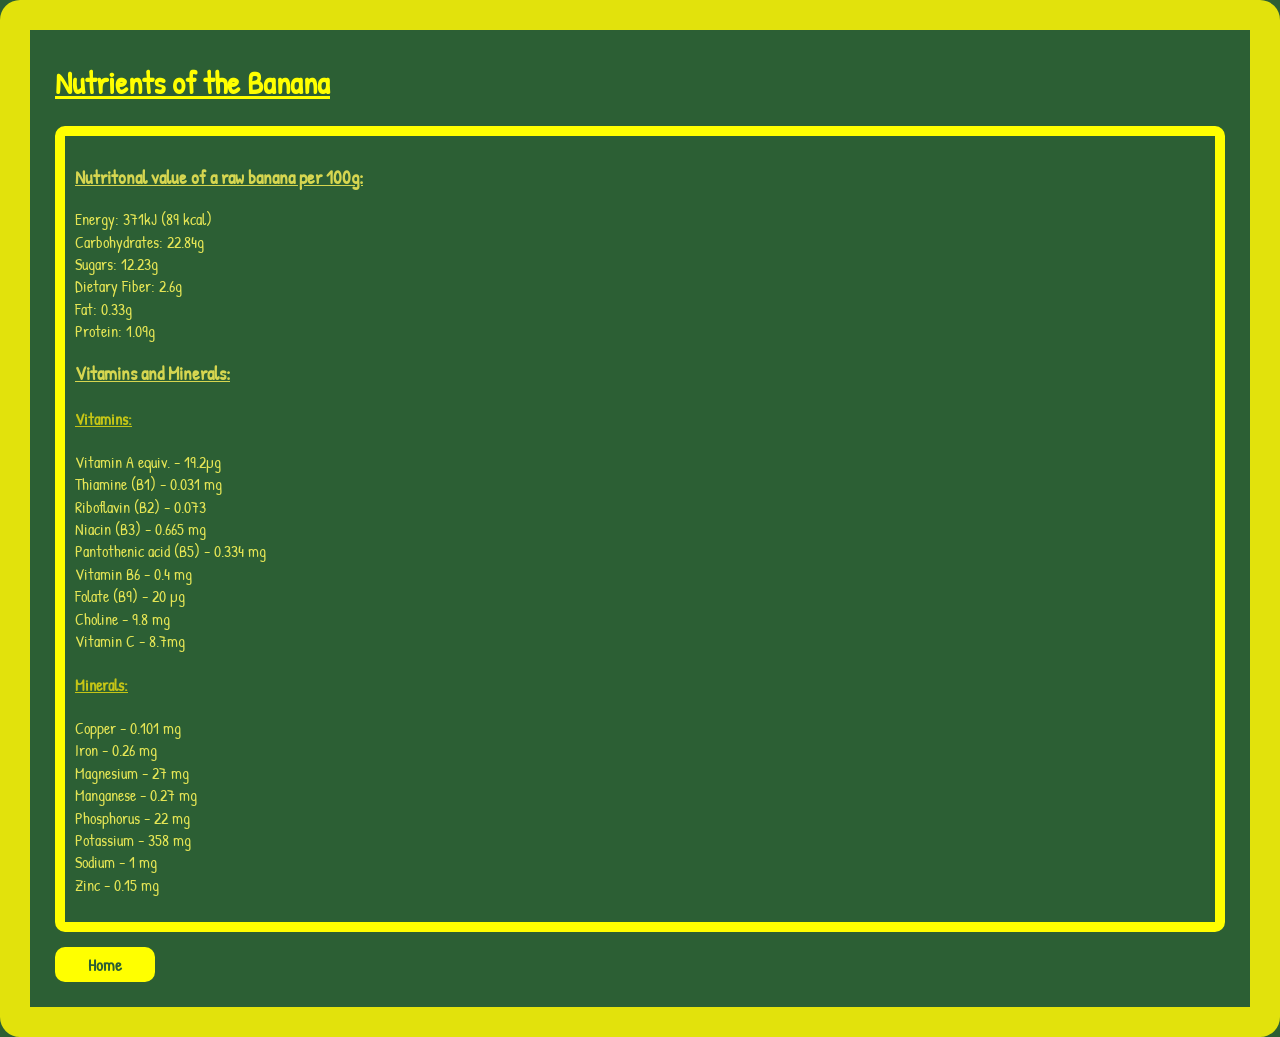
<file: nutrients.html>
<!DOCTYPE html>
<html lang="en">

<head>
    <link rel="stylesheet" href="bananas.css">
    <meta charset="UTF-8">
    <meta name="viewport" content="width=device-width, initial-scale=1.0">
    <title>Nutrients of Bananas</title>
    <link rel="preconnect" href="https://fonts.googleapis.com">
    <link rel="preconnect" href="https://fonts.gstatic.com" crossorigin>
    <link href="https://fonts.googleapis.com/css2?family=Patrick+Hand&display=swap" rel="stylesheet">
</head>

<body>
    <h1 id="Nutrients">Nutrients of the Banana</h1>
    <div>
        <h3>Nutritonal value of a raw banana per 100g:</h3>
        <p>Energy: 371kJ (89 kcal) <br>
            Carbohydrates: 22.84g <br>
            Sugars: 12.23g <br>
            Dietary Fiber: 2.6g <br>
            Fat: 0.33g <br>
            Protein: 1.09g </p>
        <h3>Vitamins and Minerals:</h3>
        <h4>Vitamins:</h4>
        <p>Vitamin A equiv. - 19.2μg <br>
            Thiamine (B1) - 0.031 mg <br>
            Riboflavin (B2) - 0.073 <br>
            Niacin (B3) - 0.665 mg <br>
            Pantothenic acid (B5) - 0.334 mg <br>
            Vitamin B6 - 0.4 mg <br>
            Folate (B9) - 20 μg <br>
            Choline - 9.8 mg <br>
            Vitamin C - 8.7mg <br></p>
        <h4>Minerals:</h4>
        <p>Copper - 0.101 mg <br>
            Iron - 0.26 mg <br>
            Magnesium - 27 mg <br>
            Manganese - 0.27 mg <br>
            Phosphorus - 22 mg <br>
            Potassium - 358 mg <br>
            Sodium - 1 mg <br>
            Zinc - 0.15 mg <br></p>
    </div>
    <button type="button" onclick="window.location.href='index.html'">Home</button>
</body>

</html>
</file>
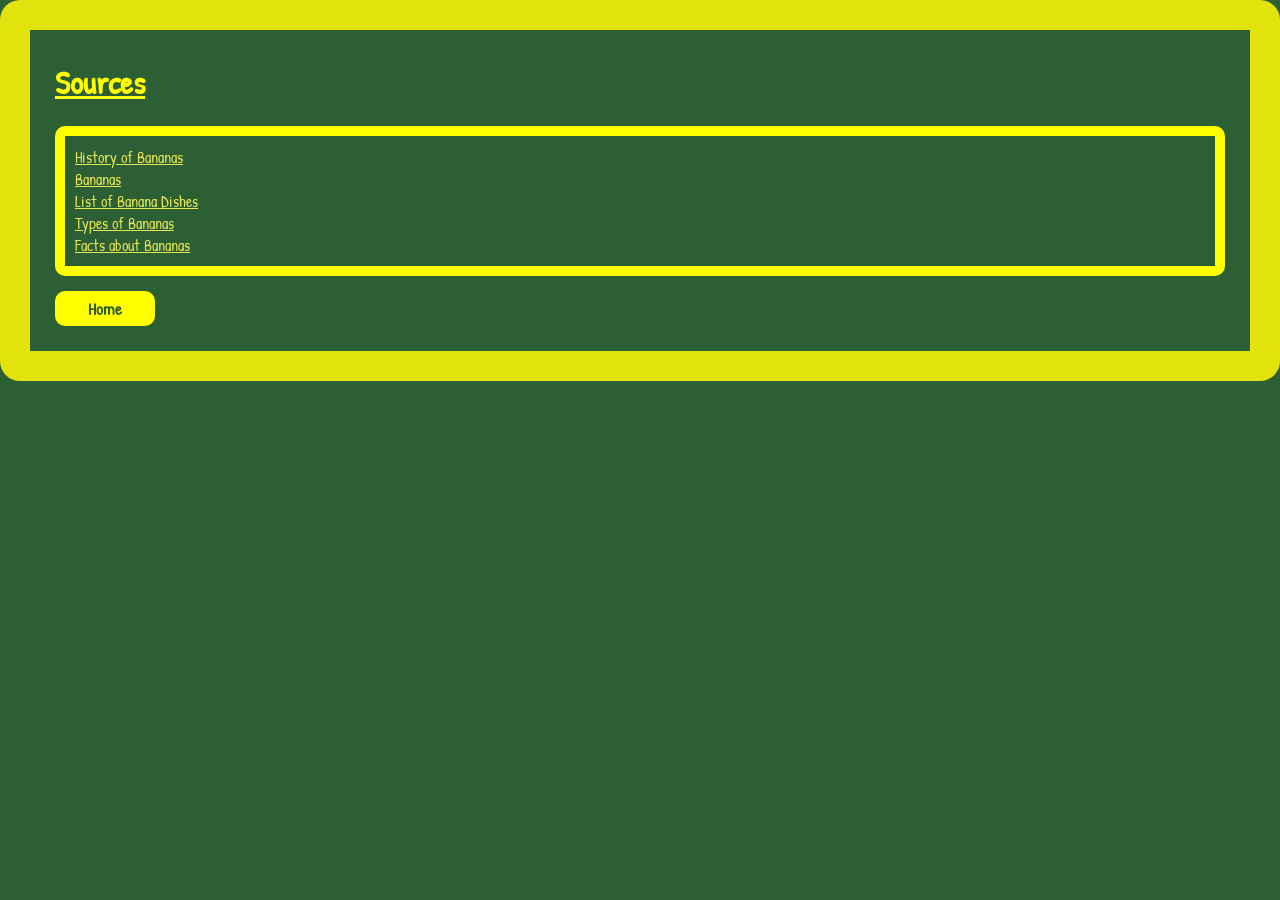
<file: sources.html>
<!DOCTYPE html>
<html lang="en">

<head>
    <link rel="stylesheet" href="bananas.css">
    <meta charset="UTF-8">
    <meta name="viewport" content="width=device-width, initial-scale=1.0">
    <title>Sources</title>
    <link rel="preconnect" href="https://fonts.googleapis.com">
    <link rel="preconnect" href="https://fonts.gstatic.com" crossorigin>
    <link href="https://fonts.googleapis.com/css2?family=Patrick+Hand&display=swap" rel="stylesheet">
</head>

<body>

    <h1 id="Sources">Sources</h1>
    <div>
        <a href="https://abgc.org.au/our-industry-old/history-of-bananas/">History of Bananas</a>
        <br>
        <a href="https://en.wikipedia.org/wiki/Banana">Bananas</a>
        <br>
        <a href="https://en.wikipedia.org/wiki/List_of_banana_dishes">List of Banana Dishes</a>
        <br>
        <a href="https://www.seriouseats.com/a-guide-to-banana-varieties-around-the-world-8651542">Types of Bananas</a>
        <br>
        <a href="https://thebananapolice.com/fun-facts/">Facts about Bananas</a>
    </div>

    <button type="button" onclick="window.location.href='index.html'">Home</button>

</body>

</html>
</file>
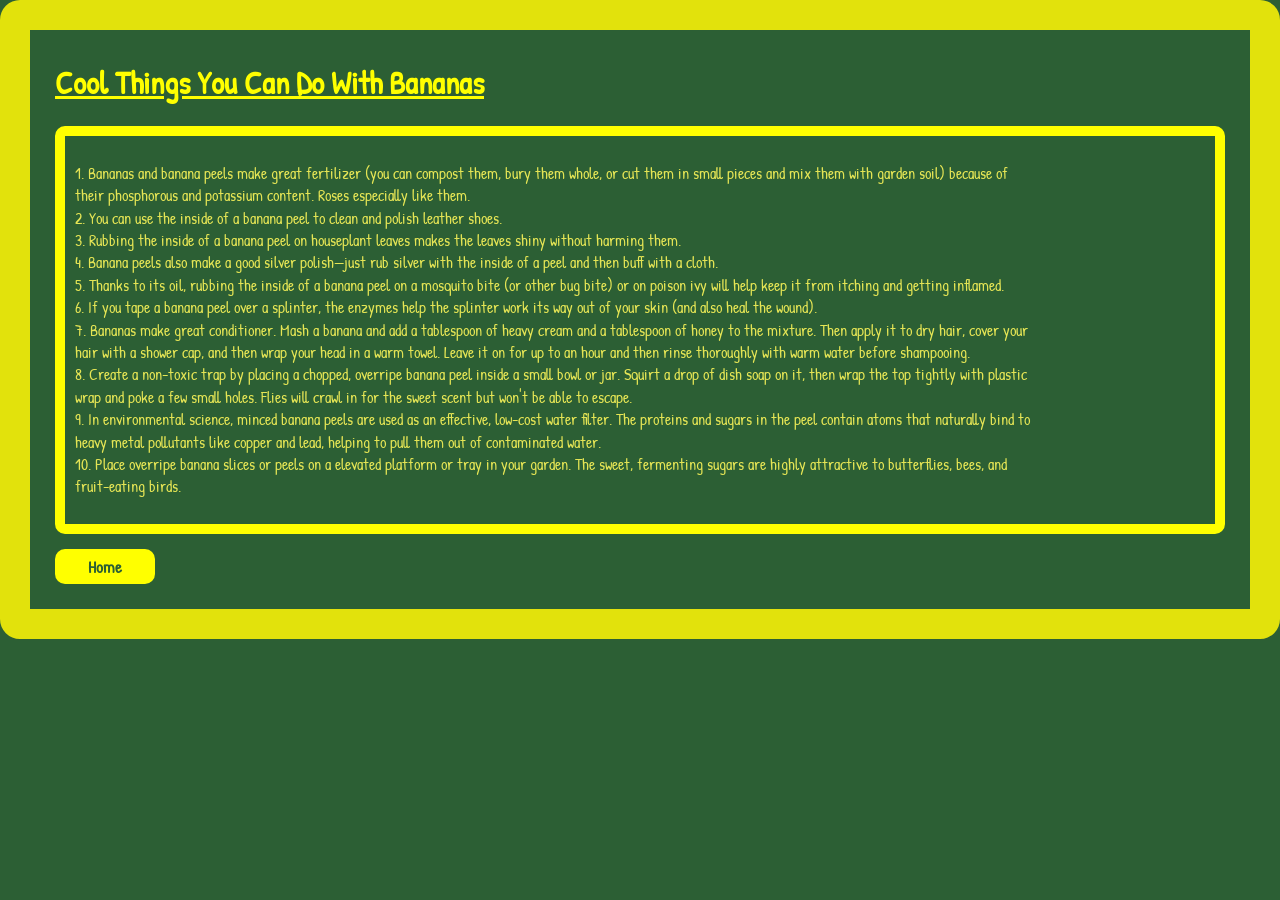
<file: things-to-do.html>
<!DOCTYPE html>
<html lang="en">

<head>
    <link rel="stylesheet" href="bananas.css">
    <meta charset="UTF-8">
    <meta name="viewport" content="width=device-width, initial-scale=1.0">
    <title>Things You Can Do with Bananas</title>
    <link rel="preconnect" href="https://fonts.googleapis.com">
    <link rel="preconnect" href="https://fonts.gstatic.com" crossorigin>
    <link href="https://fonts.googleapis.com/css2?family=Patrick+Hand&display=swap" rel="stylesheet">
</head>

<body>

    <h1 id="Facts">Cool Things You Can Do With Bananas</h1>
    <div>
        <p> 1. Bananas and banana peels make great fertilizer (you can compost them, bury them whole, or cut them in small pieces and mix them with garden soil) because of their phosphorous and potassium content. Roses especially like them. <br>
            2. You can use the inside of a banana peel to clean and polish leather shoes. <br>
            3. Rubbing the inside of a banana peel on houseplant leaves makes the leaves shiny without harming them. <br>
            4. Banana peels also make a good silver polish—just rub silver with the inside of a peel and then buff with a cloth. <br>
            5. Thanks to its oil, rubbing the inside of a banana peel on a mosquito bite (or other bug bite) or on poison ivy will help keep it from itching and getting inflamed. <br>
            6. If you tape a banana peel over a splinter, the enzymes help the splinter work its way out of your skin (and also heal the wound). <br> 
            7. Bananas make great conditioner. Mash a banana and add a tablespoon of heavy cream and a tablespoon of honey to the mixture. Then apply it to dry hair, cover your hair with a shower cap, and then wrap your head in a warm towel. Leave it on for up to an hour and then rinse thoroughly with warm water before shampooing. <br>
            8. Create a non-toxic trap by placing a chopped, overripe banana peel inside a small bowl or jar. Squirt a drop of dish soap on it, then wrap the top tightly with plastic wrap and poke a few small holes. Flies will crawl in for the sweet scent but won't be able to escape. <br> 
            9. In environmental science, minced banana peels are used as an effective, low-cost water filter. The proteins and sugars in the peel contain atoms that naturally bind to heavy metal pollutants like copper and lead, helping to pull them out of contaminated water. <br>
            10. Place overripe banana slices or peels on a elevated platform or tray in your garden. The sweet, fermenting sugars are highly attractive to butterflies, bees, and fruit-eating birds. </p>
    </div>

    <button type="button" onclick="window.location.href='index.html'">Home</button>
</body>

</html>
</file>
<file: bananas.css>
body {
    background-color: #2C5F34;
    margin: 0px;
    padding: 10px;
    border: 30px solid rgb(226, 226, 12);
    border-radius: 20px;
    font-family: "Patrick Hand", "cursive";
}

h1 {
    color: yellow;
    text-decoration: underline;
    margin-left: 15px;

}

h2 {
    color: rgb(226, 226, 12);
    text-decoration: underline;
    
}

h3 {
    color: rgb(214, 214, 80);
    text-decoration: underline;
}

h4 {
    color: rgb(197, 197, 22);
    text-decoration: underline;
}

p {
    width: 85%;
    line-height: 1.4;
    color: rgb(229, 229, 85);
}

a {
    color: rgb(229, 229, 85);
}

a:hover {
    color: rgb(220, 220, 55)
}


figure {
    display: inline-block;
    width: fit-content;
    vertical-align: top;
    margin: 10px;
    color: rgb(229, 229, 85);
    text-decoration: underline;
    border: 10px solid rgb(214, 214, 18);
    padding: 20px;
    margin-right: 20%;
    border-radius: 10px;
}

figure img {
    display: block;
    width: auto;
    max-width: 100%;
}

div {
    border: 10px solid yellow;
    border-radius: 10px;
    padding: 10px;
    margin: 15px
}

img {
    width: 35%;
}

button {
    color: #2C5F34;
    background-color: yellow;
    margin: 0 15px 15px 15px;
    width: 100px;
    height: 35px;
    border-radius: 10px;
    border: none;
    font-family: "Patrick Hand", "cursive";
    font-weight: bold;
    font-size: 17px;
    
}

button:hover {
    background-color: rgb(204, 204, 17);
    cursor: pointer;
    width: 105px;
    height: 37px;

}



div h1 {
    margin: 0;
}
</file>
